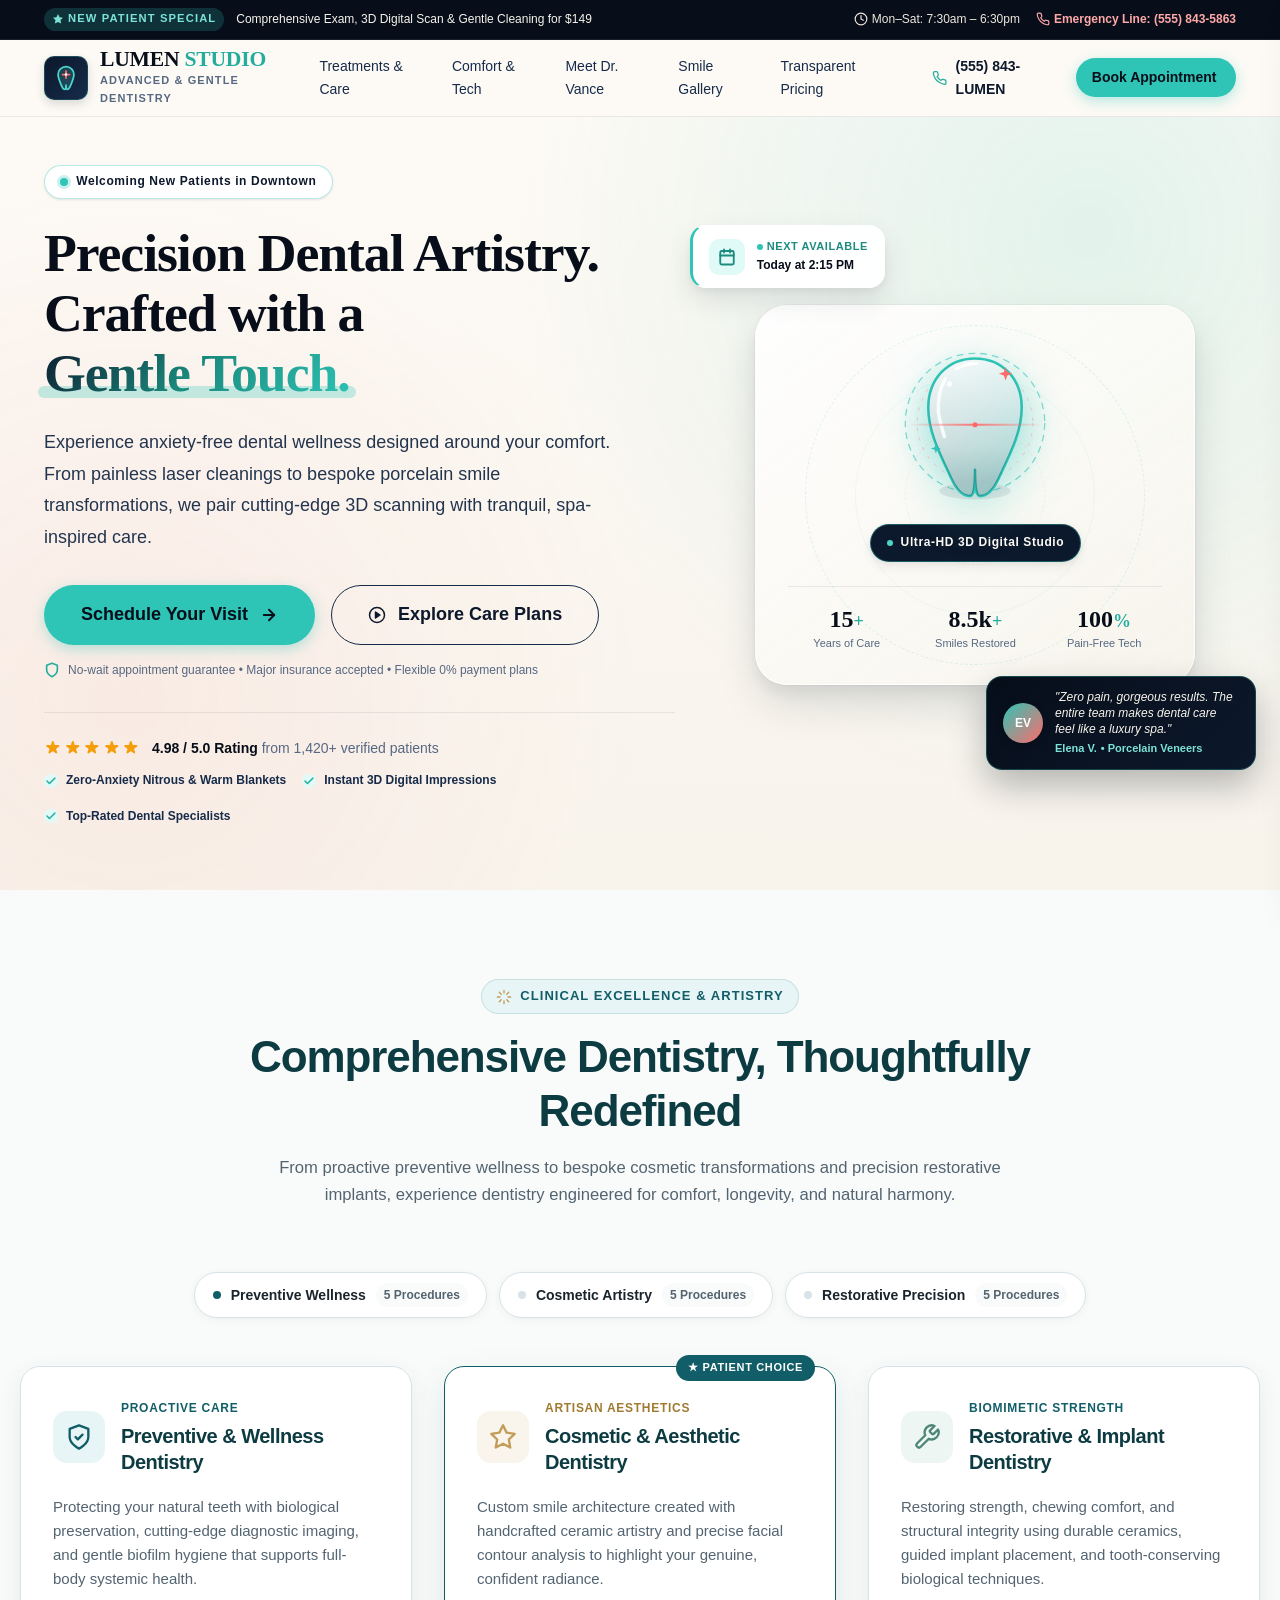
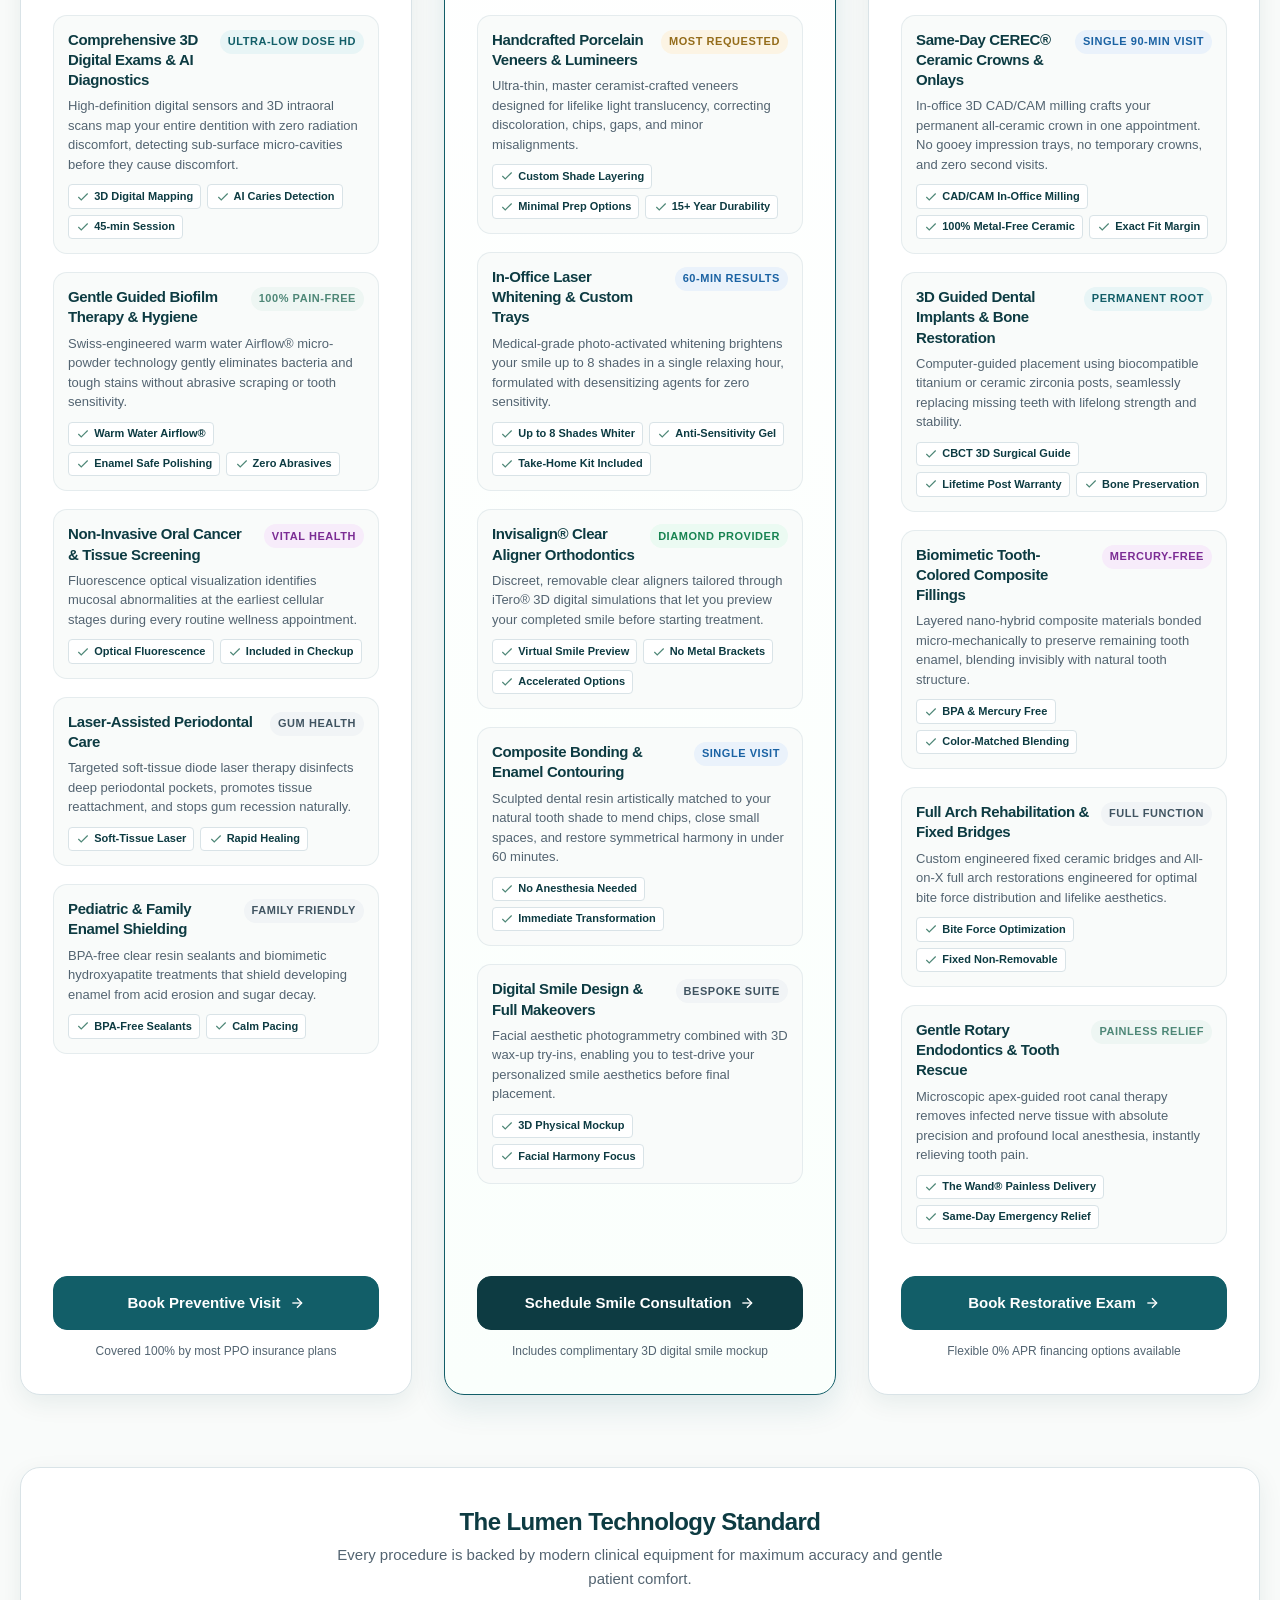
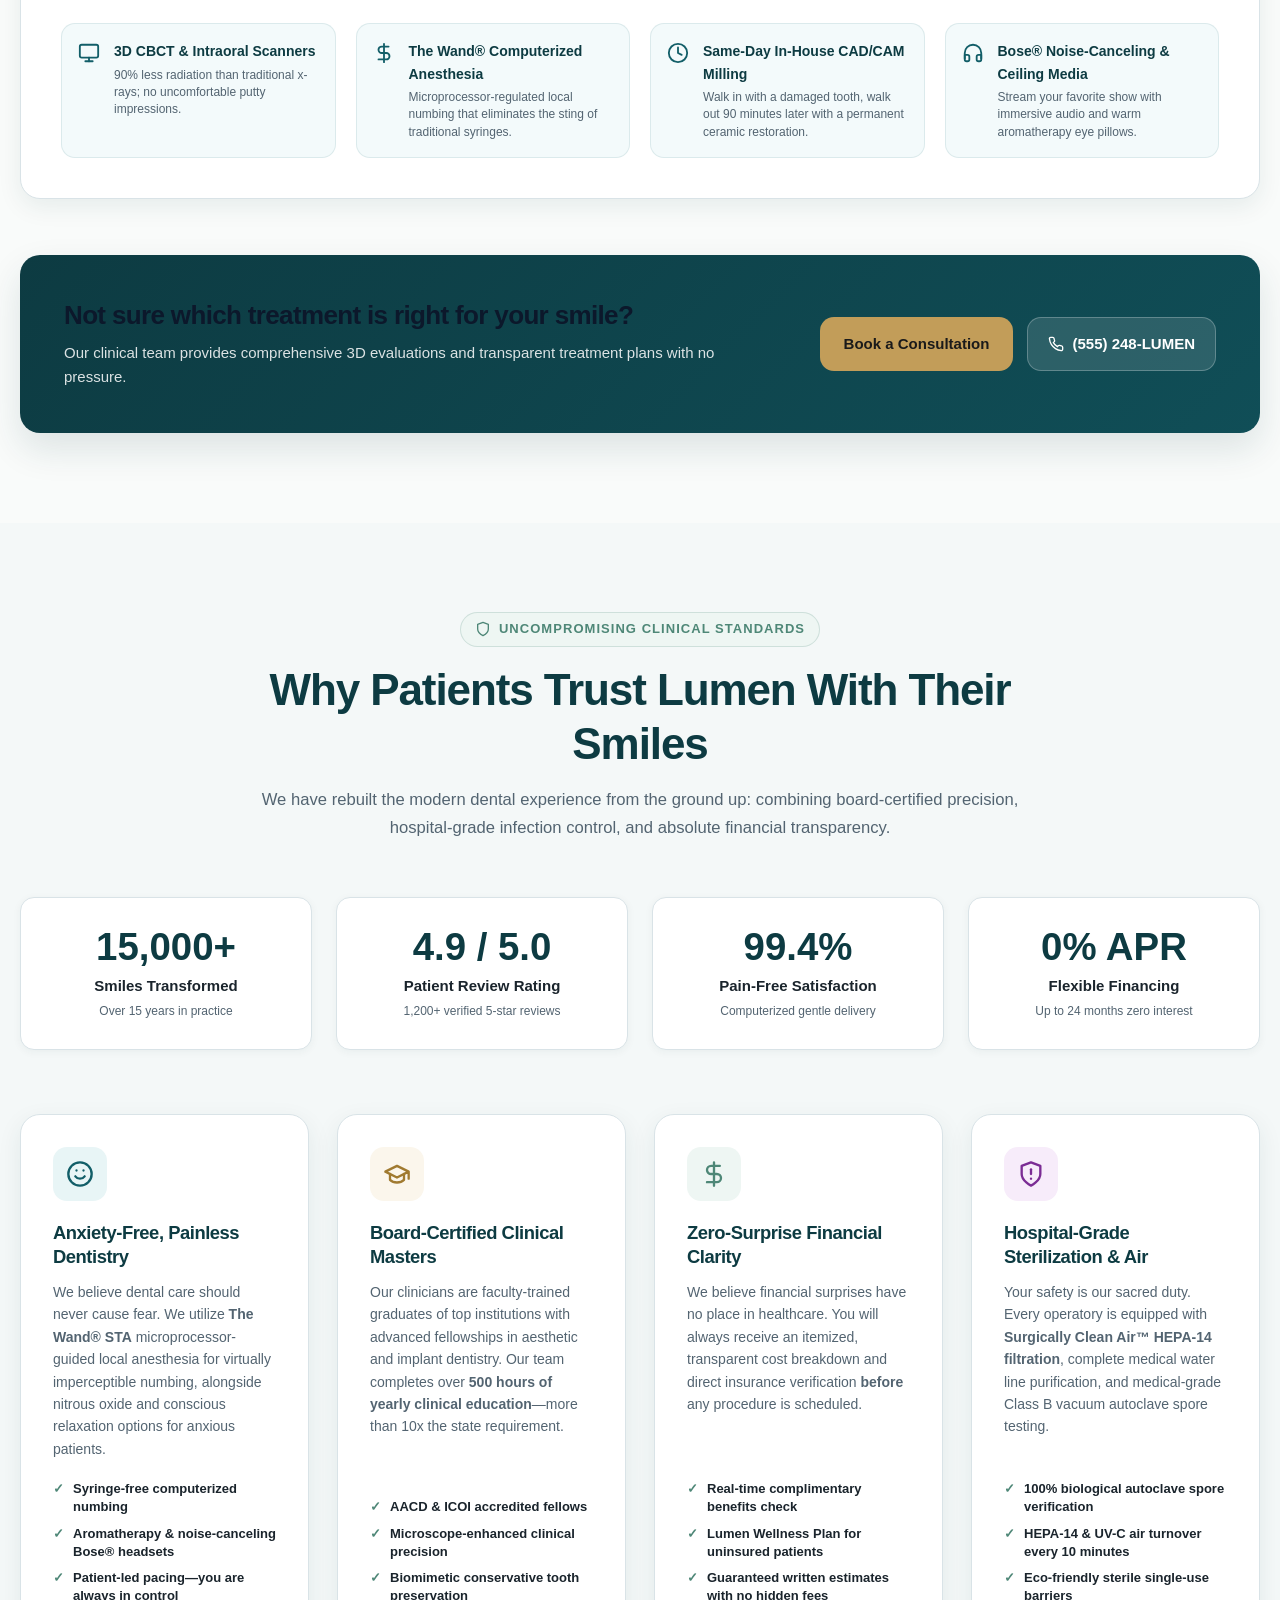
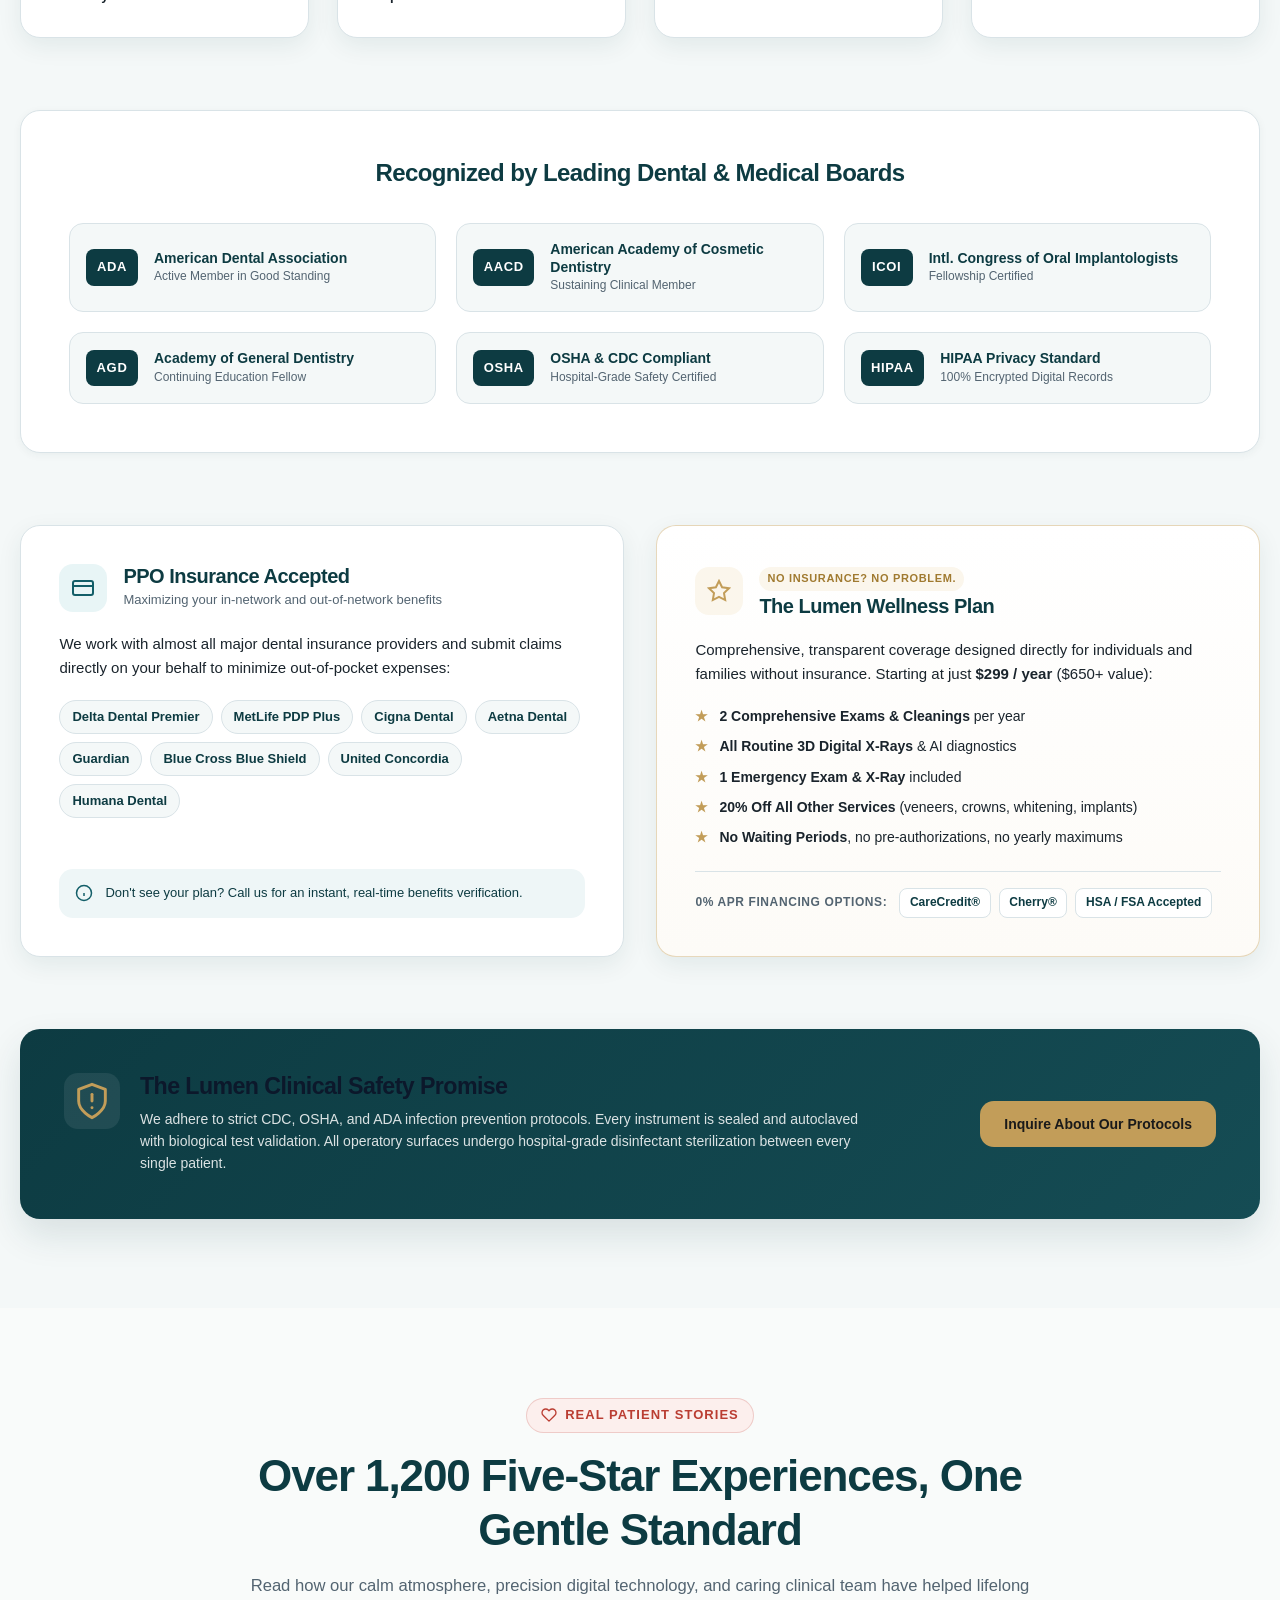
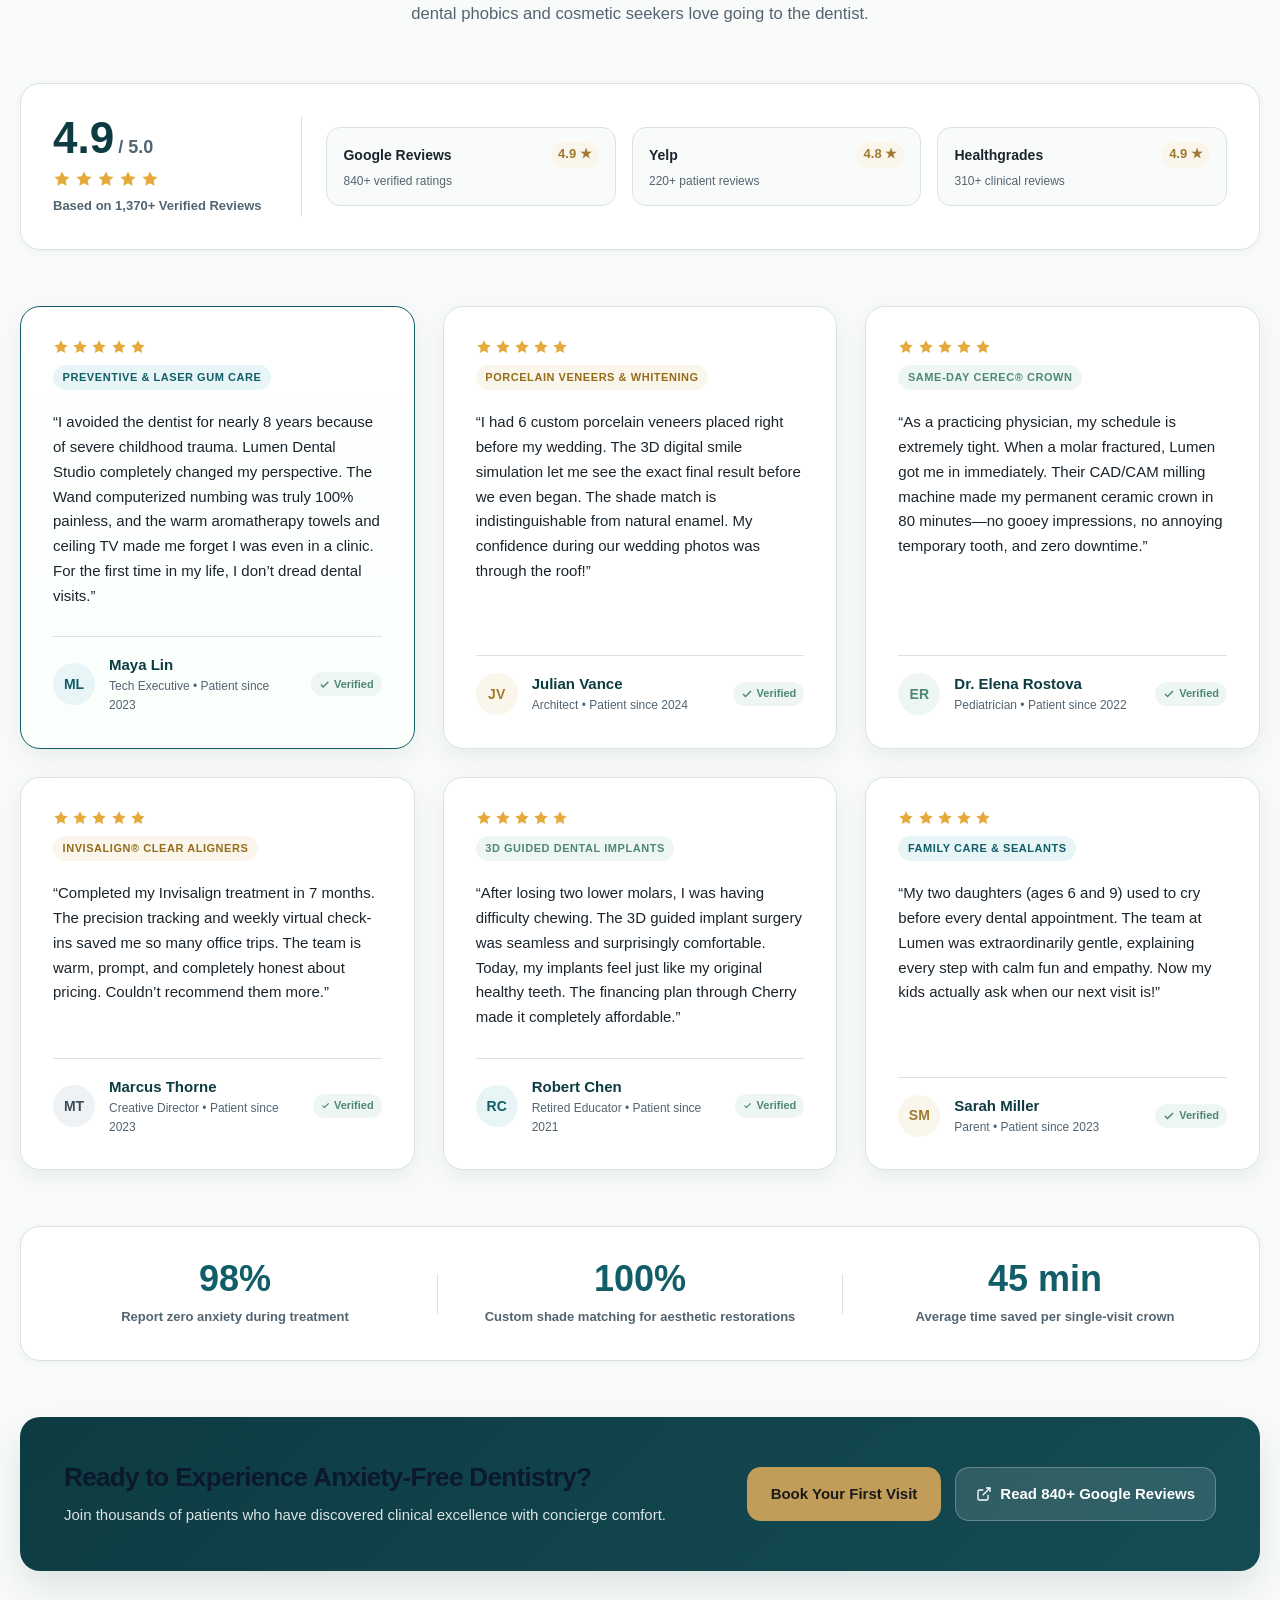
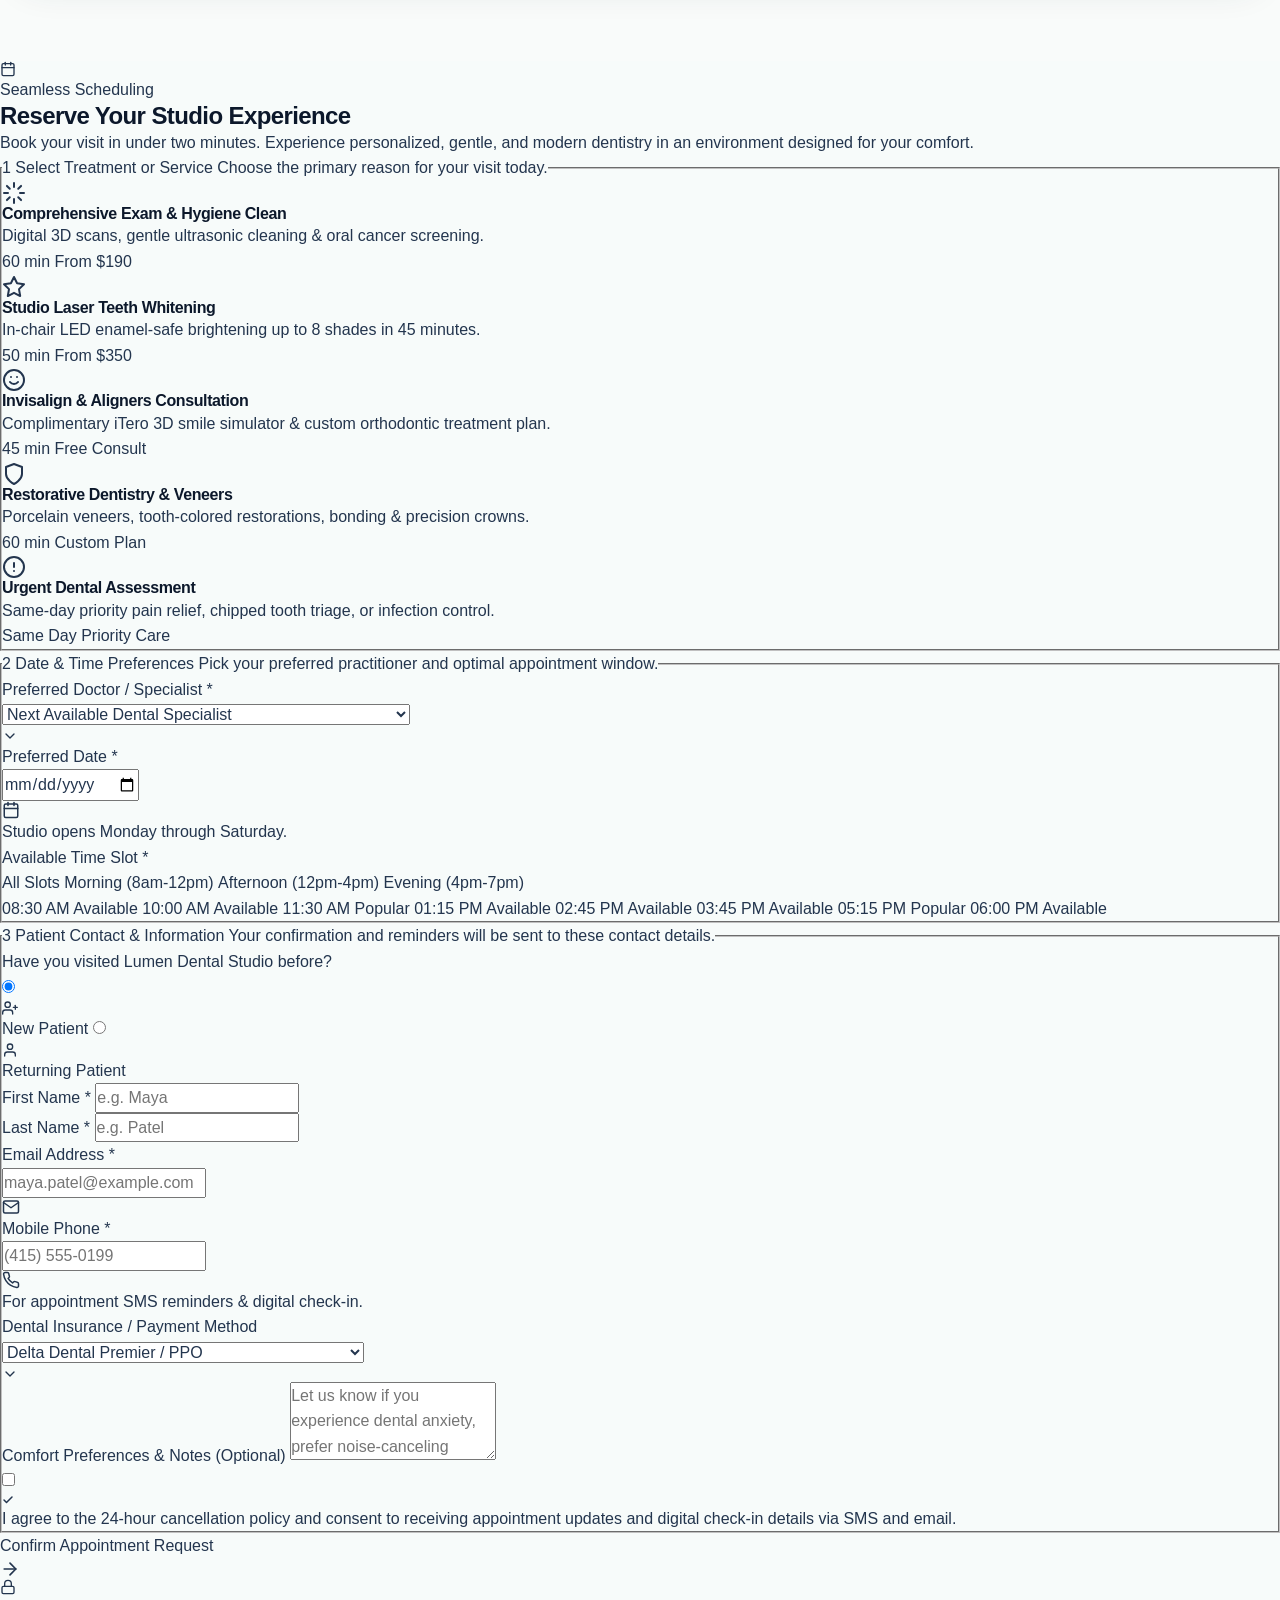
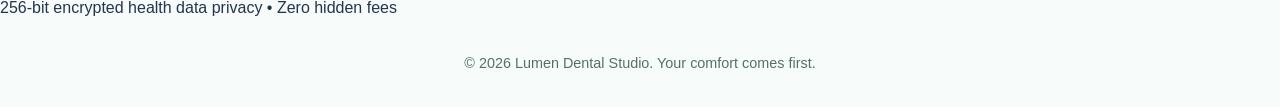
<file: index.html>
<!doctype html>
<html lang="en">
  <head>
    <meta charset="UTF-8" />
    <meta name="viewport" content="width=device-width, initial-scale=1" />
    <meta name="description" content="Lumen Dental Studio — gentle, modern dentistry in the heart of downtown." />
    <title>Lumen Dental Studio | Gentle, Modern Dentistry</title>
    <link rel="stylesheet" href="styles.css" />
  </head>
  <body>
    <div id="site-header"></div>
    <main>
      <div id="hero"></div>
      <div id="services"></div>
      <div id="trust"></div>
      <div id="testimonials"></div>
      <div id="booking"></div>
    </main>
    <footer class="site-footer"><p>© <span id="year"></span> Lumen Dental Studio. Your comfort comes first.</p></footer>
    <script src="app.js" defer></script>
  </body>
</html>
</file>
<file: styles.css>
@import url('./src/styles/foundation.css');
@import url('./src/styles/hero.css');
@import url('./src/styles/services.css');
@import url('./src/styles/trust.css');
@import url('./src/styles/testimonials.css');

:root { color-scheme: light; }
body { margin: 0; background: #f7fbfa; }
.site-footer { padding: 2rem 1.5rem; text-align: center; color: #53706d; font-size: .9rem; }
.component-error { max-width: 70rem; margin: 2rem auto; padding: 1rem; color: #9b3f3f; }
</file>
